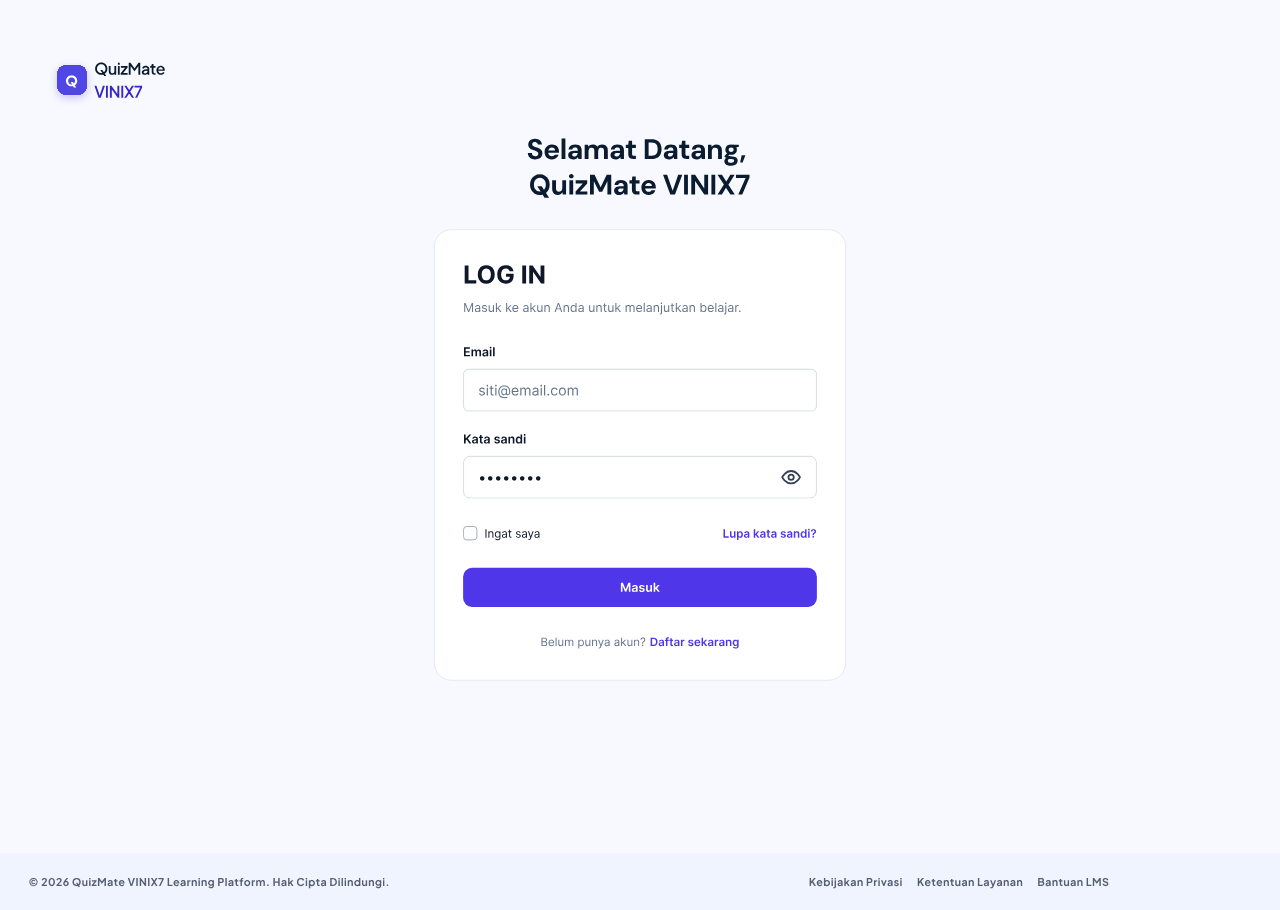
<file: index.html>
<!DOCTYPE html>
<html lang="id">
<head>
  <meta charset="UTF-8">
  <meta name="viewport" content="width=device-width, initial-scale=1">
  <title>Login | QuizMate VINIX7</title>
  <meta name="description" content="QuizMate VINIX7 - platform kuis interaktif dan evaluasi otomatis.">
  <link rel="icon" href="assets/favicon.svg" type="image/svg+xml">
  <link rel="stylesheet" href="css/style.css">
</head>
<body>
  <main class="page" style="--w:1440px; --ratio:1440/1024">
    <h1 class="sr-only">Login - QuizMate VINIX7</h1>
    <div class="canvas">
      <img class="design" src="assets/design/login.svg" width="1440" height="1024" alt="Tampilan halaman Login QuizMate VINIX7" draggable="false">
      <a class="hotspot" href="katalog.html" aria-label="Masuk" title="Masuk" style="left:36.154%;top:62.416%;width:27.692%;height:4.327%"></a>
    </div>
  </main>
  <script src="js/app.js"></script>
</body>
</html>
</file>
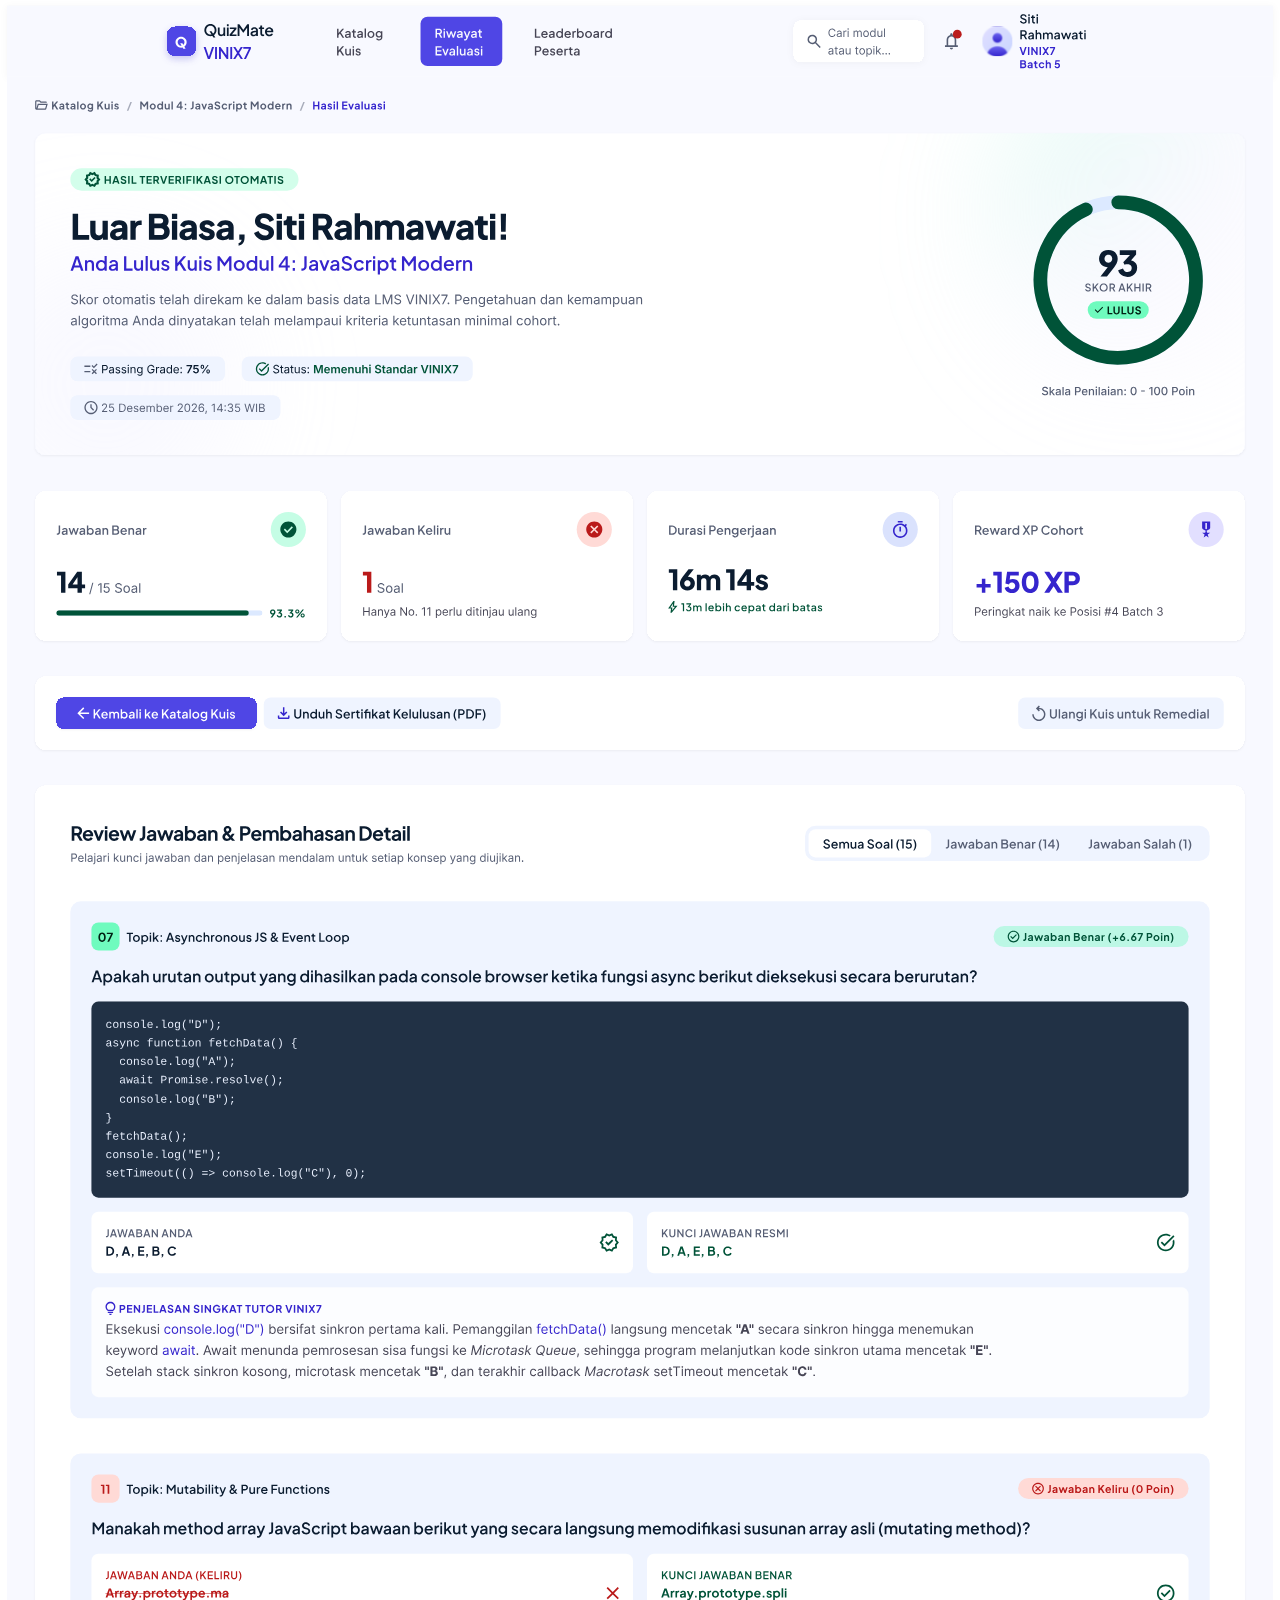
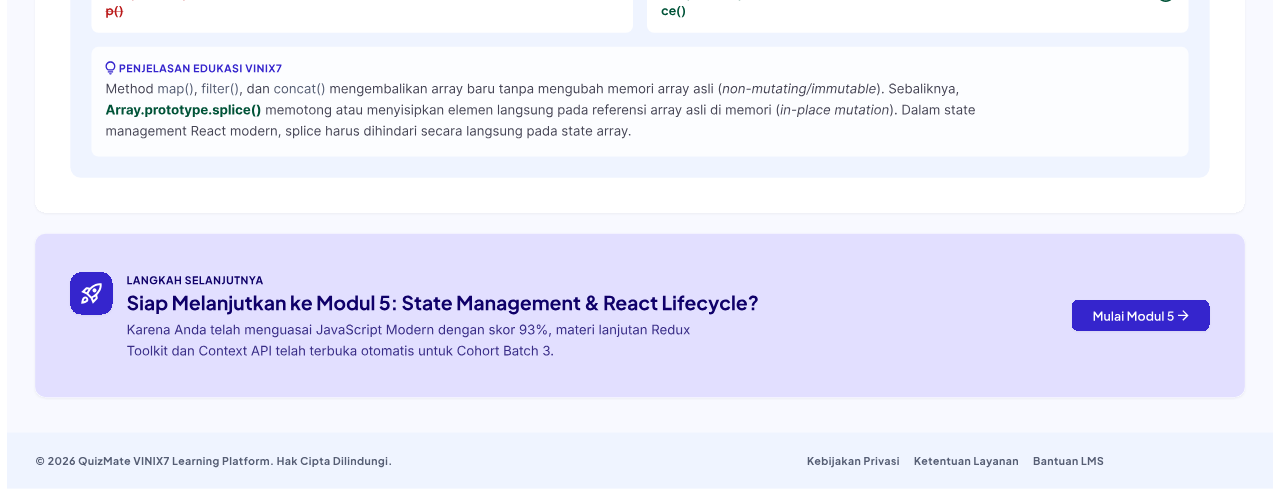
<file: evaluasi.html>
<!DOCTYPE html>
<html lang="id">
<head>
  <meta charset="UTF-8">
  <meta name="viewport" content="width=device-width, initial-scale=1">
  <title>Evaluasi | QuizMate VINIX7</title>
  <meta name="description" content="QuizMate VINIX7 - platform kuis interaktif dan evaluasi otomatis.">
  <link rel="icon" href="assets/favicon.svg" type="image/svg+xml">
  <link rel="stylesheet" href="css/style.css">
</head>
<body>
  <main class="page" style="--w:1456px; --ratio:1456/2376">
    <h1 class="sr-only">Evaluasi - QuizMate VINIX7</h1>
    <div class="canvas">
      <img class="design" src="assets/design/evaluasi.svg" width="1456" height="2376" alt="Tampilan halaman Evaluasi QuizMate VINIX7" draggable="false">
      <a class="hotspot" href="katalog.html" aria-label="QuizMate VINIX7 - Beranda" title="QuizMate VINIX7 - Beranda" style="left:12.953%;top:1.001%;width:9.335%;height:2.145%"></a>
      <a class="hotspot" href="katalog.html" aria-label="Katalog Kuis" title="Katalog Kuis" style="left:25.672%;top:1.144%;width:5.251%;height:2.002%"></a>
      <a class="hotspot" href="evaluasi.html" aria-label="Riwayat Evaluasi" title="Riwayat Evaluasi" style="left:32.790%;top:0.787%;width:6.651%;height:2.431%"></a>
      <a class="hotspot" href="leaderboard.html" aria-label="Leaderboard Peserta" title="Leaderboard Peserta" style="left:41.075%;top:1.001%;width:8.752%;height:2.002%"></a>
      <a class="hotspot" href="search.html" aria-label="Cari modul atau topik" title="Cari modul atau topik" style="left:62.079%;top:1.001%;width:10.269%;height:2.002%"></a>
      <a class="hotspot" href="profil.html" aria-label="Profil Siti Rahmawati" title="Profil Siti Rahmawati" style="left:76.782%;top:0.572%;width:8.752%;height:2.860%"></a>
      <a class="hotspot" href="katalog.html" aria-label="Kembali ke Katalog Kuis" title="Kembali ke Katalog Kuis" style="left:4.434%;top:33.394%;width:15.636%;height:1.573%"></a>
      <a class="hotspot" href="kuis.html" aria-label="Mulai Modul 5" title="Mulai Modul 5" style="left:83.783%;top:91.028%;width:10.852%;height:1.430%"></a>
    </div>
  </main>
  <script src="js/app.js"></script>
</body>
</html>
</file>
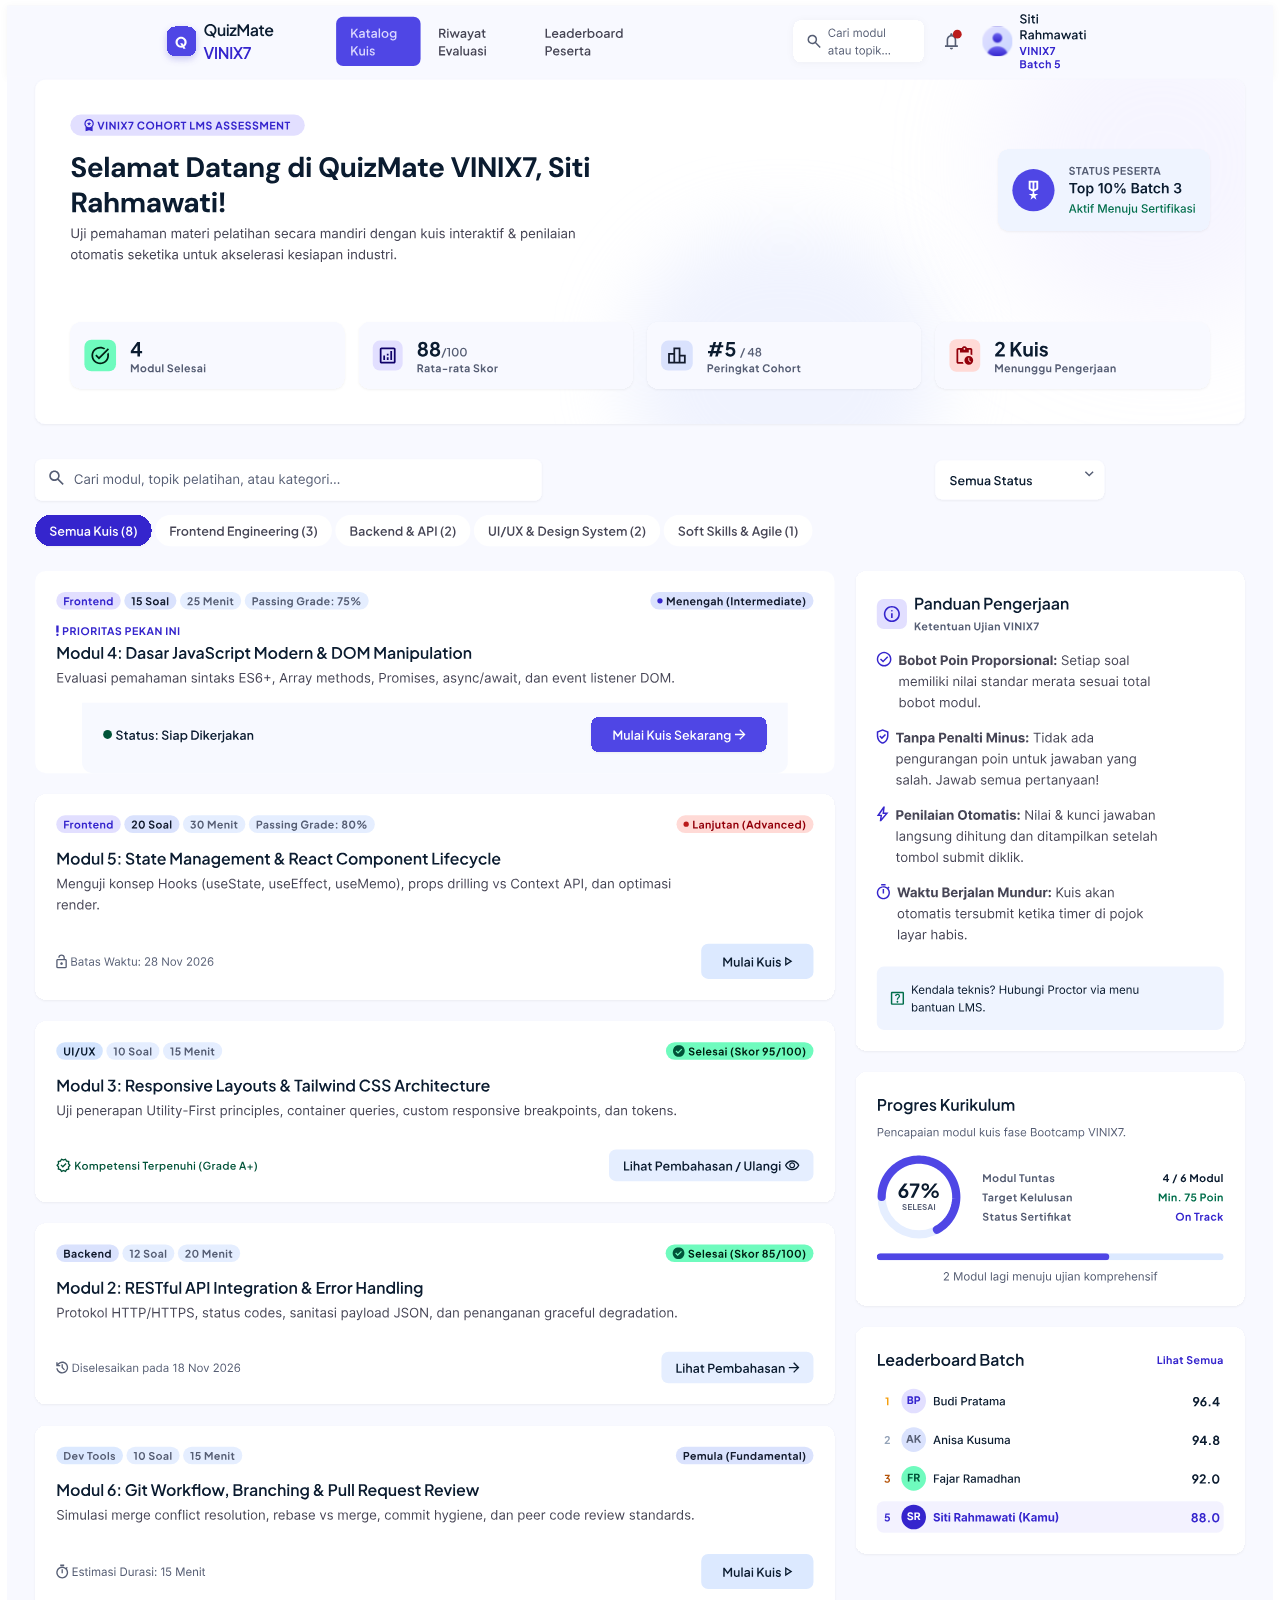
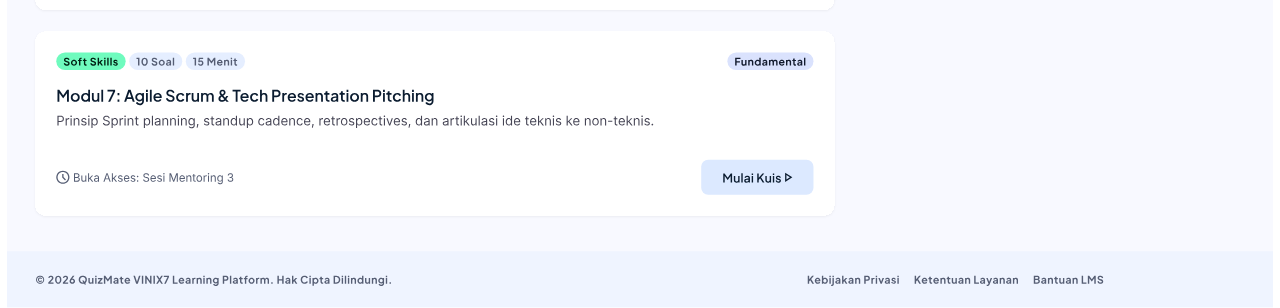
<file: katalog.html>
<!DOCTYPE html>
<html lang="id">
<head>
  <meta charset="UTF-8">
  <meta name="viewport" content="width=device-width, initial-scale=1">
  <title>Katalog Kuis | QuizMate VINIX7</title>
  <meta name="description" content="QuizMate VINIX7 - platform kuis interaktif dan evaluasi otomatis.">
  <link rel="icon" href="assets/favicon.svg" type="image/svg+xml">
  <link rel="stylesheet" href="css/style.css">
</head>
<body>
  <main class="page" style="--w:1456px; --ratio:1456/2170">
    <h1 class="sr-only">Katalog Kuis - QuizMate VINIX7</h1>
    <div class="canvas">
      <img class="design" src="assets/design/katalog.svg" width="1456" height="2170" alt="Tampilan halaman Katalog Kuis QuizMate VINIX7" draggable="false">
      <a class="hotspot" href="katalog.html" aria-label="QuizMate VINIX7 - Beranda" title="QuizMate VINIX7 - Beranda" style="left:12.851%;top:1.350%;width:8.940%;height:2.399%"></a>
      <a class="hotspot" href="katalog.html" aria-label="Katalog Kuis" title="Katalog Kuis" style="left:26.260%;top:0.900%;width:6.705%;height:2.624%"></a>
      <a class="hotspot" href="evaluasi.html" aria-label="Riwayat Evaluasi" title="Riwayat Evaluasi" style="left:33.523%;top:0.900%;width:7.822%;height:2.624%"></a>
      <a class="hotspot" href="leaderboard.html" aria-label="Leaderboard Peserta" title="Leaderboard Peserta" style="left:42.239%;top:0.900%;width:8.940%;height:2.624%"></a>
      <a class="hotspot" href="search.html" aria-label="Cari modul atau topik" title="Cari modul atau topik" style="left:62.018%;top:1.050%;width:10.280%;height:2.249%"></a>
      <a class="hotspot" href="profil.html" aria-label="Profil Siti Rahmawati" title="Profil Siti Rahmawati" style="left:76.880%;top:0.375%;width:8.046%;height:3.374%"></a>
      <a class="hotspot" href="search.html" aria-label="Kolom pencarian" title="Kolom pencarian" style="left:2.794%;top:24.068%;width:39.558%;height:2.249%"></a>
      <a class="hotspot" href="kuis.html" aria-label="Mulai Kuis Sekarang - Modul 4" title="Mulai Kuis Sekarang - Modul 4" style="left:46.262%;top:37.638%;width:13.745%;height:1.874%"></a>
      <a class="hotspot" href="kuis.html" aria-label="Mulai Kuis - Modul 5" title="Mulai Kuis - Modul 5" style="left:54.867%;top:49.560%;width:8.716%;height:1.799%"></a>
      <a class="hotspot" href="evaluasi.html" aria-label="Lihat Pembahasan / Ulangi - Modul 3" title="Lihat Pembahasan / Ulangi - Modul 3" style="left:47.603%;top:60.281%;width:15.979%;height:1.949%"></a>
      <a class="hotspot" href="evaluasi.html" aria-label="Lihat Pembahasan - Modul 2" title="Lihat Pembahasan - Modul 2" style="left:51.738%;top:70.928%;width:11.845%;height:1.724%"></a>
      <a class="hotspot" href="leaderboard.html" aria-label="Lihat Semua Leaderboard" title="Lihat Semua Leaderboard" style="left:90.513%;top:70.853%;width:6.705%;height:1.200%"></a>
    </div>
  </main>
  <script src="js/app.js"></script>
</body>
</html>
</file>
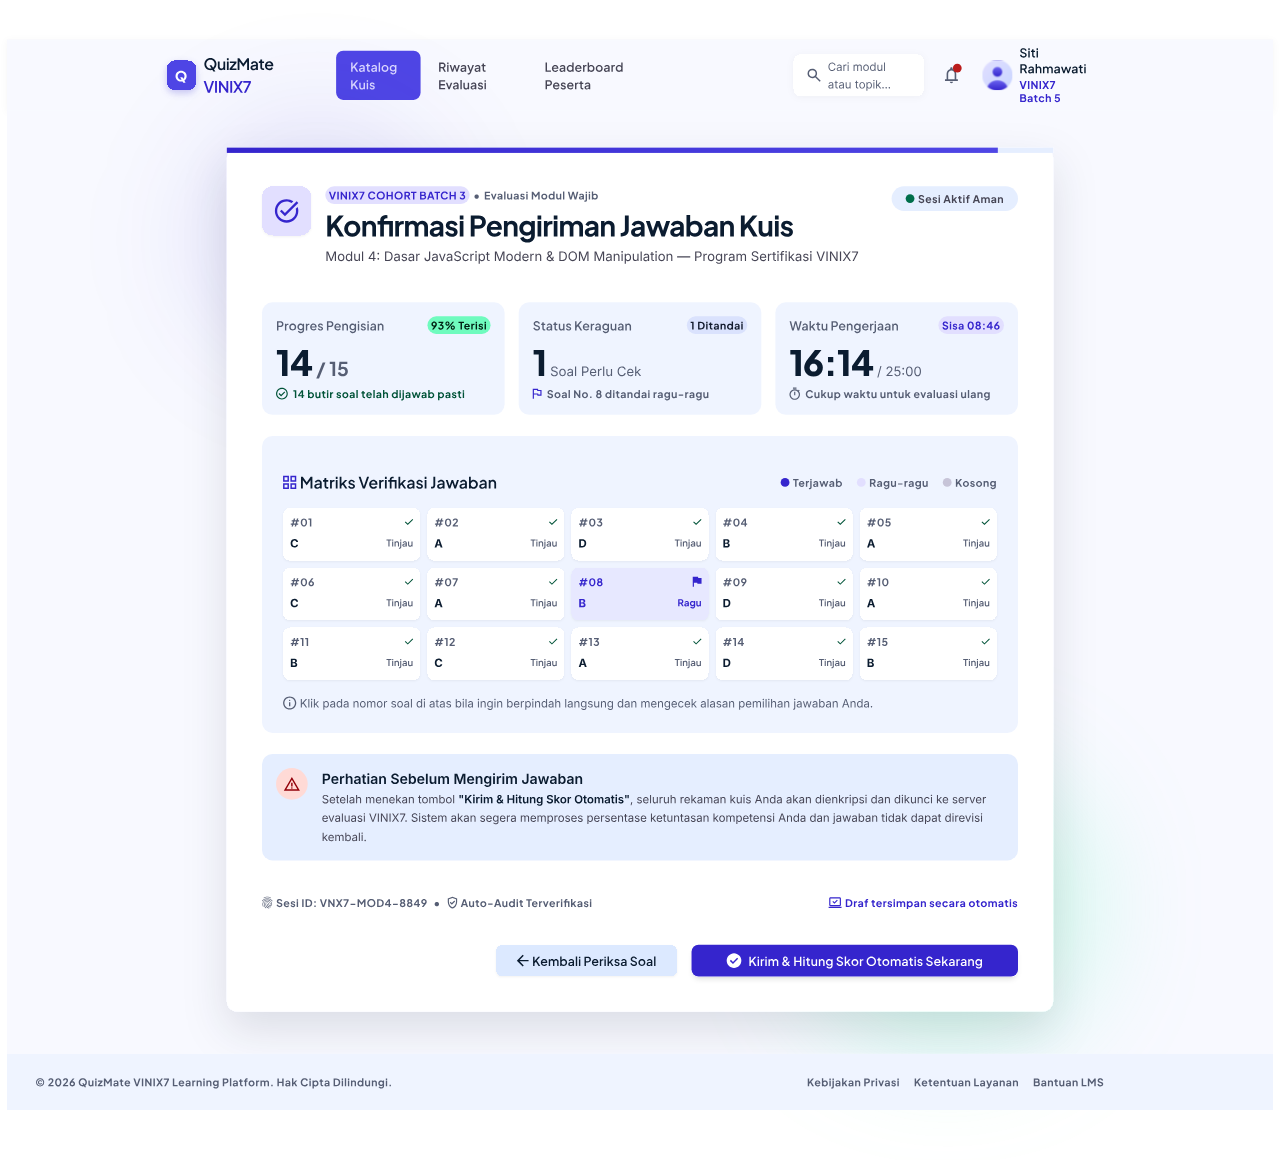
<file: konfirmasi.html>
<!DOCTYPE html>
<html lang="id">
<head>
  <meta charset="UTF-8">
  <meta name="viewport" content="width=device-width, initial-scale=1">
  <title>Konfirmasi Submit Jawaban | QuizMate VINIX7</title>
  <meta name="description" content="QuizMate VINIX7 - platform kuis interaktif dan evaluasi otomatis.">
  <link rel="icon" href="assets/favicon.svg" type="image/svg+xml">
  <link rel="stylesheet" href="css/style.css">
</head>
<body>
  <main class="page" style="--w:1456px; --ratio:1456/1320">
    <h1 class="sr-only">Konfirmasi Submit Jawaban - QuizMate VINIX7</h1>
    <div class="canvas">
      <img class="design" src="assets/design/konfirmasi.svg" width="1456" height="1320" alt="Tampilan halaman Konfirmasi Submit Jawaban QuizMate VINIX7" draggable="false">
      <a class="hotspot" href="katalog.html" aria-label="QuizMate VINIX7 - Beranda" title="QuizMate VINIX7 - Beranda" style="left:12.889%;top:4.803%;width:8.709%;height:3.074%"></a>
      <a class="hotspot" href="katalog.html" aria-label="Katalog Kuis" title="Katalog Kuis" style="left:26.213%;top:4.323%;width:6.619%;height:4.323%"></a>
      <a class="hotspot" href="evaluasi.html" aria-label="Riwayat Evaluasi" title="Riwayat Evaluasi" style="left:33.790%;top:4.995%;width:6.096%;height:3.362%"></a>
      <a class="hotspot" href="leaderboard.html" aria-label="Leaderboard Peserta" title="Leaderboard Peserta" style="left:42.151%;top:4.995%;width:6.967%;height:3.362%"></a>
      <a class="hotspot" href="search.html" aria-label="Cari modul atau topik" title="Cari modul atau topik" style="left:62.007%;top:4.611%;width:10.189%;height:3.842%"></a>
      <a class="hotspot" href="profil.html" aria-label="Profil Siti Rahmawati" title="Profil Siti Rahmawati" style="left:76.637%;top:3.842%;width:8.709%;height:5.283%"></a>
      <a class="hotspot" href="kuis.html" aria-label="Kembali Periksa Soal" title="Kembali Periksa Soal" style="left:38.667%;top:81.363%;width:14.282%;height:2.786%"></a>
      <a class="hotspot" href="evaluasi.html" aria-label="Kirim & Hitung Skor Otomatis Sekarang" title="Kirim & Hitung Skor Otomatis Sekarang" style="left:53.995%;top:81.363%;width:25.517%;height:2.786%"></a>
    </div>
  </main>
  <script src="js/app.js"></script>
</body>
</html>
</file>
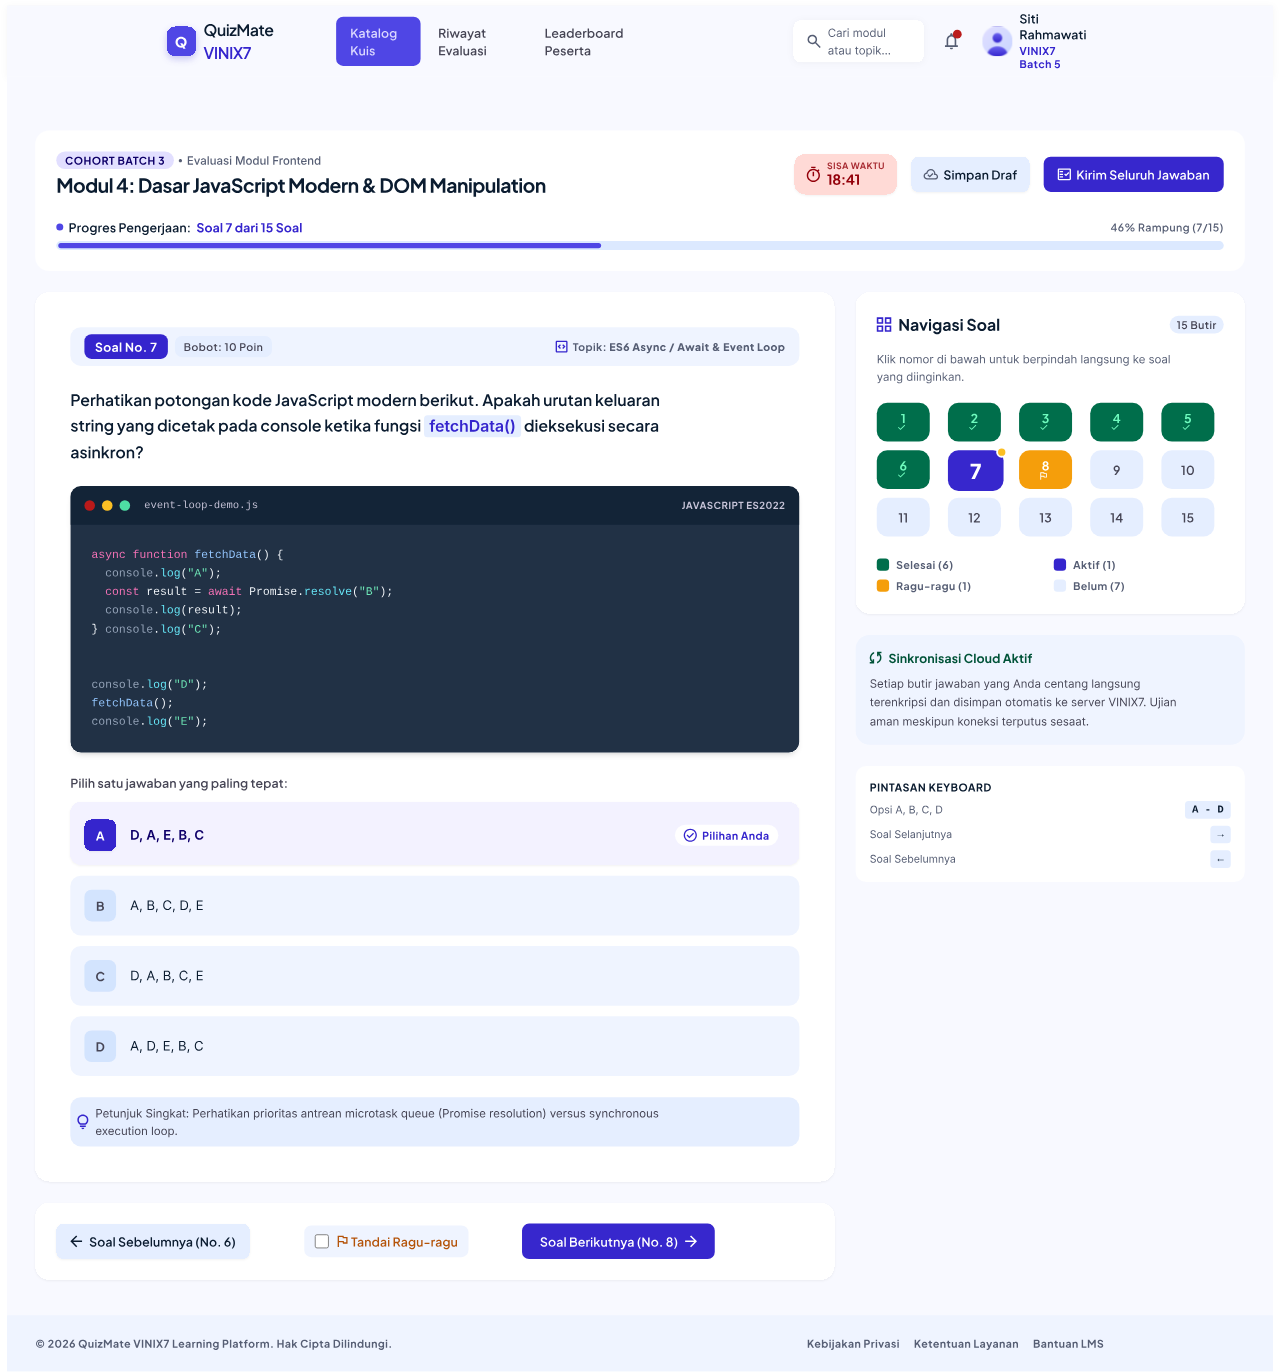
<file: kuis.html>
<!DOCTYPE html>
<html lang="id">
<head>
  <meta charset="UTF-8">
  <meta name="viewport" content="width=device-width, initial-scale=1">
  <title>Pengerjaan Kuis | QuizMate VINIX7</title>
  <meta name="description" content="QuizMate VINIX7 - platform kuis interaktif dan evaluasi otomatis.">
  <link rel="icon" href="assets/favicon.svg" type="image/svg+xml">
  <link rel="stylesheet" href="css/style.css">
</head>
<body>
  <main class="page" style="--w:1456px; --ratio:1456/1561">
    <h1 class="sr-only">Pengerjaan Kuis - QuizMate VINIX7</h1>
    <div class="canvas">
      <img class="design" src="assets/design/kuis.svg" width="1456" height="1561" alt="Tampilan halaman Pengerjaan Kuis QuizMate VINIX7" draggable="false">
      <a class="hotspot" href="katalog.html" aria-label="QuizMate VINIX7 - Beranda" title="QuizMate VINIX7 - Beranda" style="left:12.985%;top:1.931%;width:7.057%;height:2.808%"></a>
      <a class="hotspot" href="katalog.html" aria-label="Katalog Kuis" title="Katalog Kuis" style="left:26.252%;top:1.229%;width:6.587%;height:3.598%"></a>
      <a class="hotspot" href="evaluasi.html" aria-label="Riwayat Evaluasi" title="Riwayat Evaluasi" style="left:33.591%;top:1.580%;width:7.057%;height:3.072%"></a>
      <a class="hotspot" href="leaderboard.html" aria-label="Leaderboard Peserta" title="Leaderboard Peserta" style="left:41.872%;top:1.580%;width:7.998%;height:3.072%"></a>
      <a class="hotspot" href="search.html" aria-label="Cari modul atau topik" title="Cari modul atau topik" style="left:62.102%;top:1.492%;width:10.162%;height:2.984%"></a>
      <a class="hotspot" href="profil.html" aria-label="Profil Siti Rahmawati" title="Profil Siti Rahmawati" style="left:76.686%;top:0.702%;width:9.409%;height:4.388%"></a>
      <a class="hotspot" href="konfirmasi.html" aria-label="Kirim Seluruh Jawaban" title="Kirim Seluruh Jawaban" style="left:81.579%;top:11.409%;width:14.114%;height:2.545%"></a>
    </div>
  </main>
  <script src="js/app.js"></script>
</body>
</html>
</file>
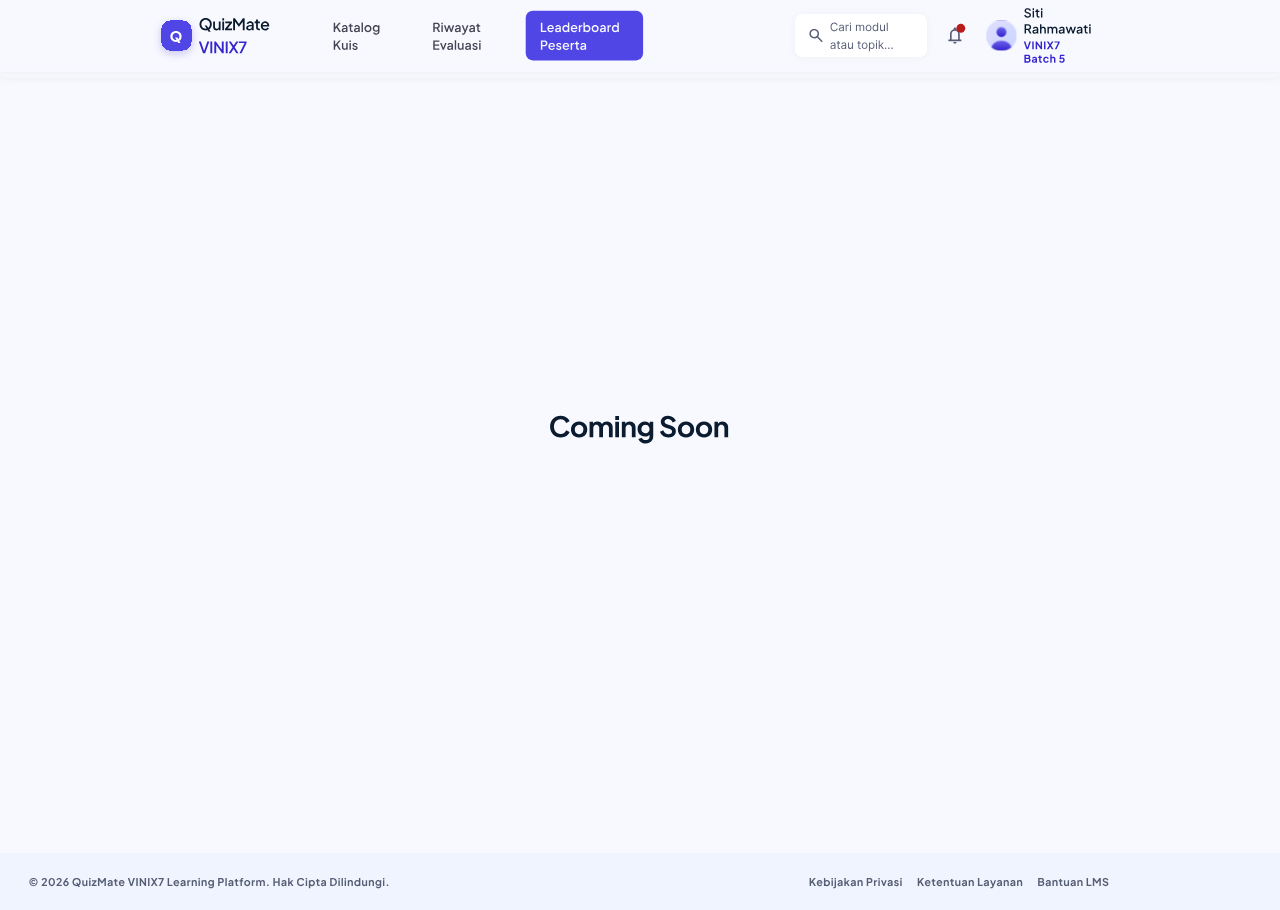
<file: leaderboard.html>
<!DOCTYPE html>
<html lang="id">
<head>
  <meta charset="UTF-8">
  <meta name="viewport" content="width=device-width, initial-scale=1">
  <title>Leaderboard | QuizMate VINIX7</title>
  <meta name="description" content="QuizMate VINIX7 - platform kuis interaktif dan evaluasi otomatis.">
  <link rel="icon" href="assets/favicon.svg" type="image/svg+xml">
  <link rel="stylesheet" href="css/style.css">
</head>
<body>
  <main class="page" style="--w:1440px; --ratio:1440/1024">
    <h1 class="sr-only">Leaderboard - QuizMate VINIX7</h1>
    <div class="canvas">
      <img class="design" src="assets/design/leaderboard.svg" width="1440" height="1024" alt="Tampilan halaman Leaderboard QuizMate VINIX7" draggable="false">
      <a class="hotspot" href="katalog.html" aria-label="QuizMate VINIX7 - Beranda" title="QuizMate VINIX7 - Beranda" style="left:12.542%;top:1.623%;width:8.849%;height:4.112%"></a>
      <a class="hotspot" href="katalog.html" aria-label="Katalog Kuis" title="Katalog Kuis" style="left:25.623%;top:1.839%;width:5.001%;height:4.328%"></a>
      <a class="hotspot" href="evaluasi.html" aria-label="Riwayat Evaluasi" title="Riwayat Evaluasi" style="left:33.394%;top:1.839%;width:5.001%;height:4.328%"></a>
      <a class="hotspot" href="leaderboard.html" aria-label="Leaderboard Peserta" title="Leaderboard Peserta" style="left:41.088%;top:1.190%;width:9.156%;height:5.410%"></a>
      <a class="hotspot" href="search.html" aria-label="Cari modul atau topik" title="Cari modul atau topik" style="left:62.171%;top:1.515%;width:10.311%;height:4.761%"></a>
      <a class="hotspot" href="profil.html" aria-label="Profil Siti Rahmawati" title="Profil Siti Rahmawati" style="left:76.944%;top:0.541%;width:8.618%;height:6.492%"></a>
    </div>
  </main>
  <script src="js/app.js"></script>
</body>
</html>
</file>
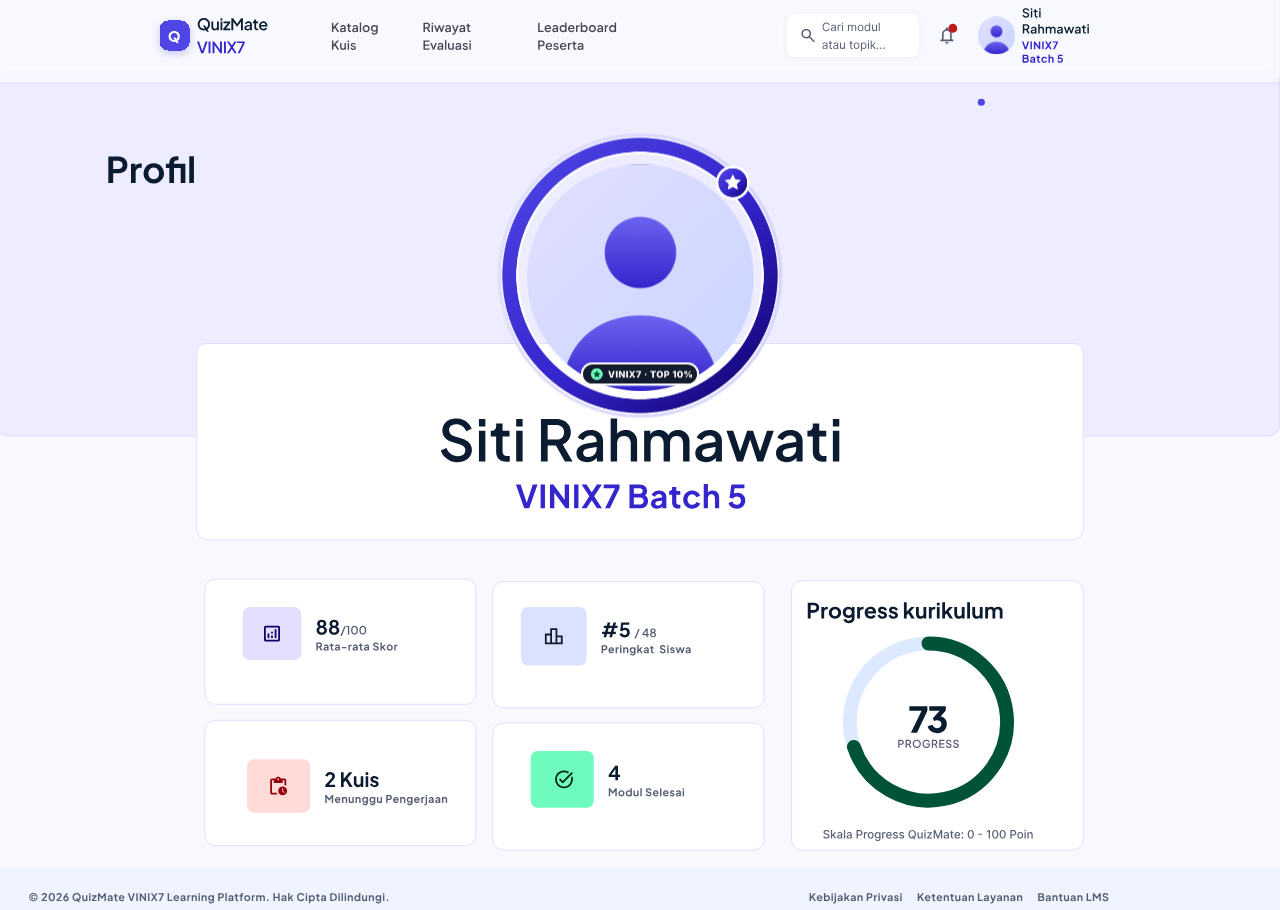
<file: profil.html>
<!DOCTYPE html>
<html lang="id">
<head>
  <meta charset="UTF-8">
  <meta name="viewport" content="width=device-width, initial-scale=1">
  <title>Profil | QuizMate VINIX7</title>
  <meta name="description" content="QuizMate VINIX7 - platform kuis interaktif dan evaluasi otomatis.">
  <link rel="icon" href="assets/favicon.svg" type="image/svg+xml">
  <link rel="stylesheet" href="css/style.css">
</head>
<body>
  <main class="page" style="--w:1440px; --ratio:1440/1024">
    <h1 class="sr-only">Profil - QuizMate VINIX7</h1>
    <div class="canvas">
      <img class="design" src="assets/design/profil.svg" width="1440" height="1024" alt="Tampilan halaman Profil QuizMate VINIX7" draggable="false">
      <a class="hotspot" href="katalog.html" aria-label="QuizMate VINIX7 - Beranda" title="QuizMate VINIX7 - Beranda" style="left:12.311%;top:1.623%;width:8.849%;height:4.112%"></a>
      <a class="hotspot" href="katalog.html" aria-label="Katalog Kuis" title="Katalog Kuis" style="left:25.699%;top:1.839%;width:4.232%;height:4.328%"></a>
      <a class="hotspot" href="evaluasi.html" aria-label="Riwayat Evaluasi" title="Riwayat Evaluasi" style="left:32.932%;top:1.839%;width:4.617%;height:4.328%"></a>
      <a class="hotspot" href="leaderboard.html" aria-label="Leaderboard Peserta" title="Leaderboard Peserta" style="left:41.781%;top:1.839%;width:6.925%;height:4.328%"></a>
      <a class="hotspot" href="search.html" aria-label="Cari modul atau topik" title="Cari modul atau topik" style="left:61.556%;top:1.515%;width:10.311%;height:4.761%"></a>
      <a class="hotspot" href="profil.html" aria-label="Profil Siti Rahmawati" title="Profil Siti Rahmawati" style="left:76.329%;top:1.082%;width:8.926%;height:6.492%"></a>
    </div>
  </main>
  <script src="js/app.js"></script>
</body>
</html>
</file>
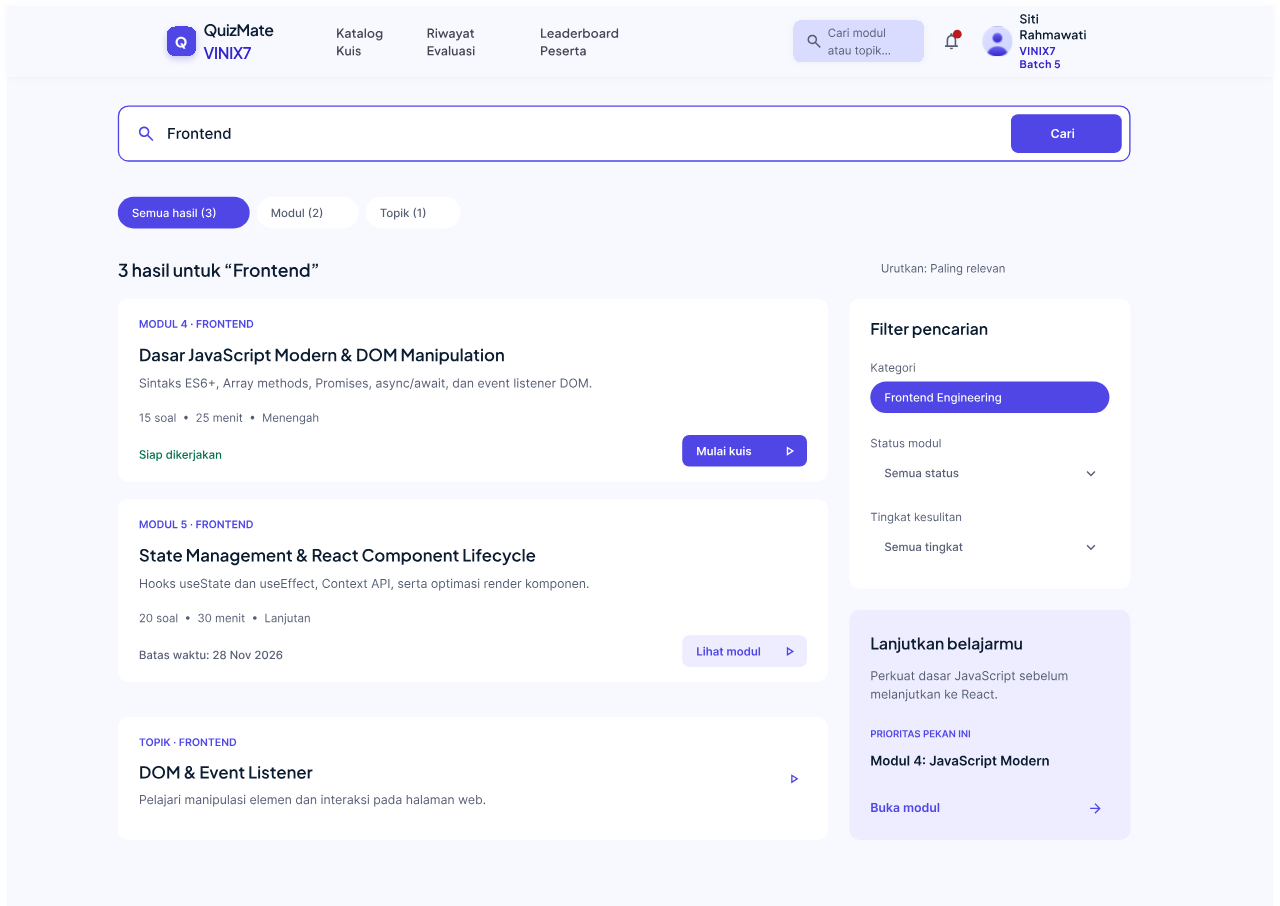
<file: search.html>
<!DOCTYPE html>
<html lang="id">
<head>
  <meta charset="UTF-8">
  <meta name="viewport" content="width=device-width, initial-scale=1">
  <title>Pencarian | QuizMate VINIX7</title>
  <meta name="description" content="QuizMate VINIX7 - platform kuis interaktif dan evaluasi otomatis.">
  <link rel="icon" href="assets/favicon.svg" type="image/svg+xml">
  <link rel="stylesheet" href="css/style.css">
</head>
<body>
  <main class="page" style="--w:1456px; --ratio:1456/1031">
    <h1 class="sr-only">Pencarian - QuizMate VINIX7</h1>
    <div class="canvas">
      <img class="design" src="assets/design/search.svg" width="1456" height="1031" alt="Tampilan halaman Pencarian QuizMate VINIX7" draggable="false">
      <a class="hotspot" href="katalog.html" aria-label="QuizMate VINIX7 - Beranda" title="QuizMate VINIX7 - Beranda" style="left:12.888%;top:2.167%;width:8.822%;height:4.334%"></a>
      <a class="hotspot" href="katalog.html" aria-label="Katalog Kuis" title="Katalog Kuis" style="left:26.084%;top:2.709%;width:4.219%;height:3.792%"></a>
      <a class="hotspot" href="evaluasi.html" aria-label="Riwayat Evaluasi" title="Riwayat Evaluasi" style="left:32.988%;top:2.709%;width:4.603%;height:3.792%"></a>
      <a class="hotspot" href="leaderboard.html" aria-label="Leaderboard Peserta" title="Leaderboard Peserta" style="left:41.811%;top:2.709%;width:7.288%;height:3.792%"></a>
      <a class="hotspot" href="search.html" aria-label="Cari modul atau topik" title="Cari modul atau topik" style="left:62.064%;top:2.167%;width:10.203%;height:4.767%"></a>
      <a class="hotspot" href="profil.html" aria-label="Profil Siti Rahmawati" title="Profil Siti Rahmawati" style="left:76.717%;top:1.083%;width:8.592%;height:6.500%"></a>
      <a class="hotspot" href="kuis.html" aria-label="Mulai kuis - Modul 4" title="Mulai kuis - Modul 4" style="left:53.318%;top:47.995%;width:9.820%;height:3.467%"></a>
    </div>
  </main>
  <script src="js/app.js"></script>
</body>
</html>
</file>
<file: css/style.css>
/* QuizMate VINIX7 - desain asli (SVG) ditampilkan 1:1, dengan area interaktif di atasnya. */
*,*::before,*::after{box-sizing:border-box}
html,body{margin:0;padding:0;background:#fff}
body{min-height:100vh;display:flex;justify-content:center}
.page{width:100%;max-width:var(--w)}
.canvas{position:relative;width:100%;aspect-ratio:var(--ratio)}
.design{display:block;width:100%;height:auto;user-select:none;-webkit-user-drag:none}
.hotspot{position:absolute;display:block;border-radius:10px;cursor:pointer;background:transparent;-webkit-tap-highlight-color:transparent}
.hotspot:focus-visible{outline:3px solid #4F46E5;outline-offset:2px}
.sr-only{position:absolute;width:1px;height:1px;margin:-1px;padding:0;overflow:hidden;clip:rect(0,0,0,0);white-space:nowrap;border:0}
</file>
